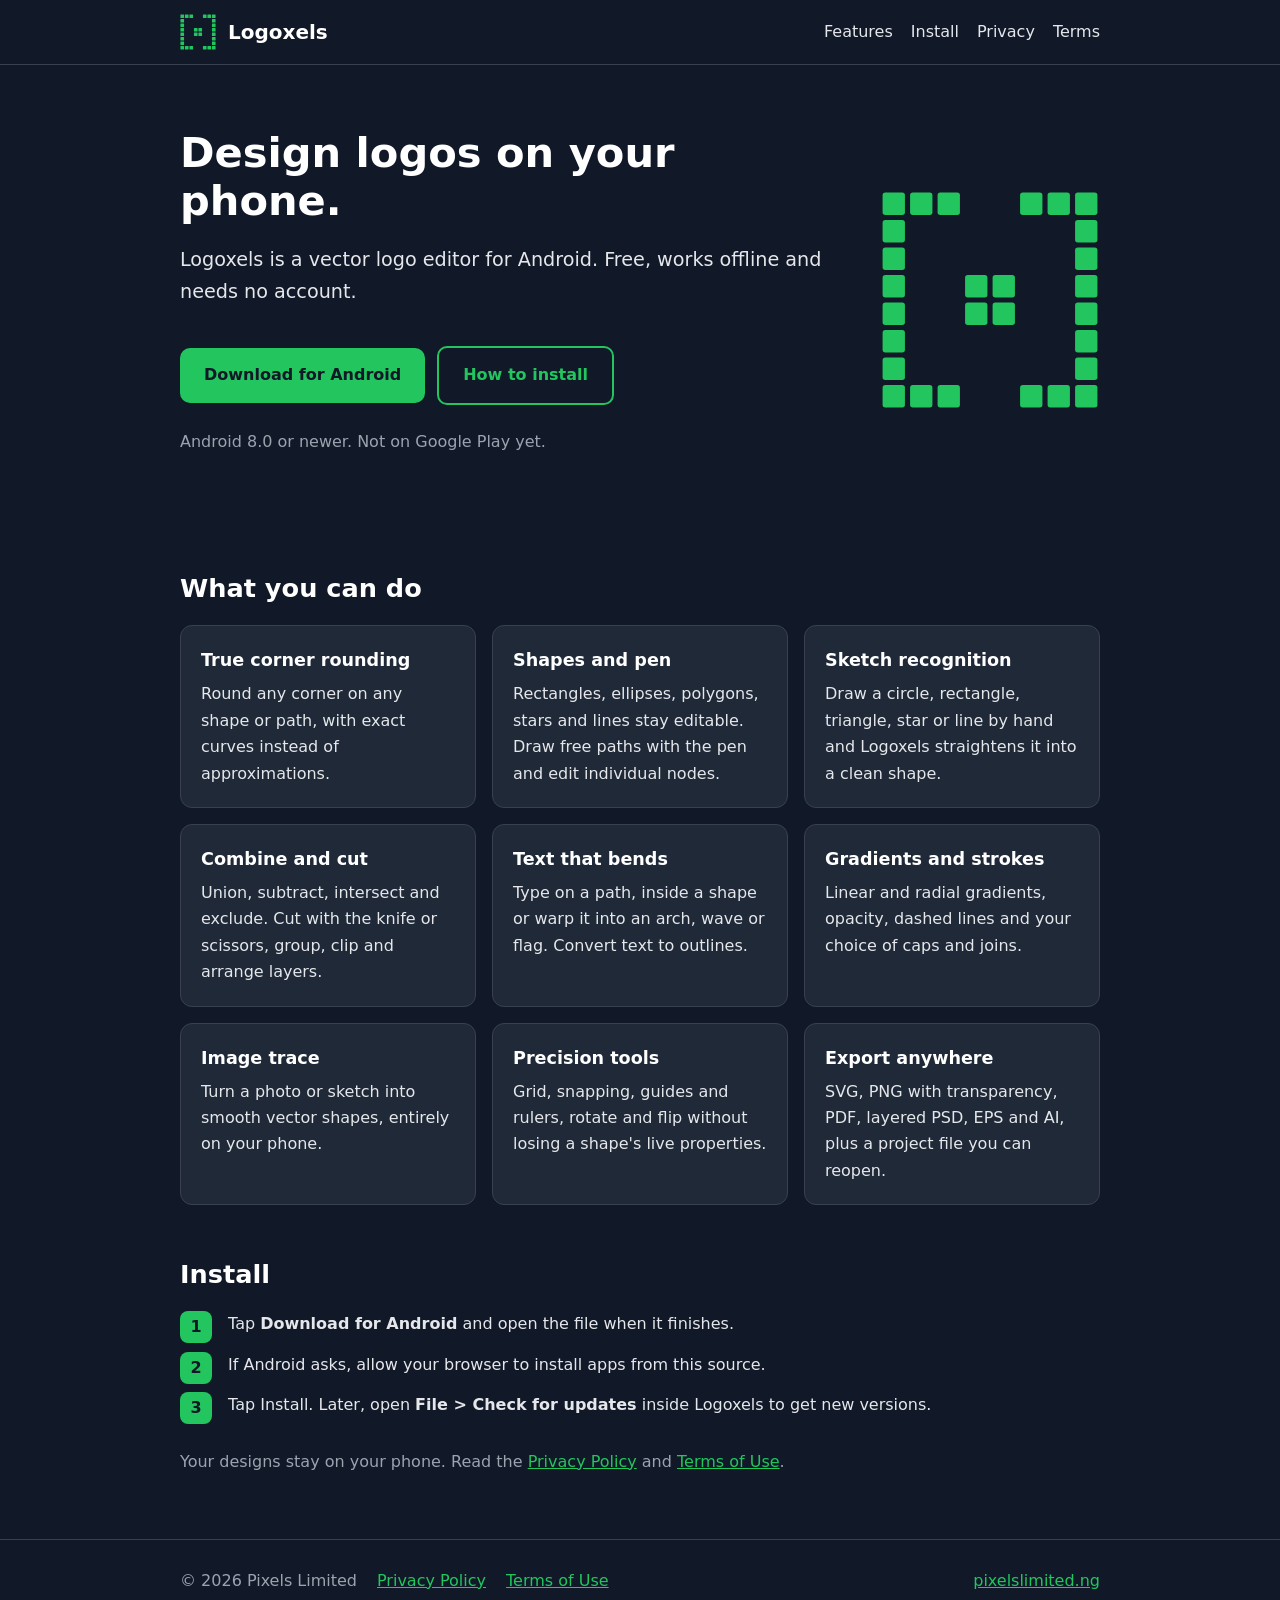
<file: site/index.html>
<!doctype html>
<html lang="en">
<head>
<meta charset="utf-8">
<meta name="viewport" content="width=device-width,initial-scale=1">
<title>Logoxels - logo design app for Android</title>
<meta name="description" content="Free, offline logo design app for Android with true corner rounding, pen tools, Pathfinder, text on a path, image trace and export to SVG, PDF, PSD, EPS and AI.">
<meta name="theme-color" content="#111827">
<link rel="icon" type="image/svg+xml" href="favicon.svg">
<link rel="stylesheet" href="style.css">
</head>
<body>
<header class="top"><div class="wrap">
<a class="brand" href="./"><img src="logo.svg" alt="" width="36" height="36">Logoxels</a>
<nav><a href="./#features">Features</a><a href="./#install">Install</a><a href="privacy.html">Privacy</a><a href="terms.html">Terms</a></nav>
</div></header>
<main class="wrap">
<section class="hero">
<div>
<h1>Design logos on your phone.</h1>
<p class="lead">Logoxels is a vector logo editor for Android. Free, works offline and needs no account.</p>
<a class="btn" href="Logoxels.apk">Download for Android</a><a class="btn alt" href="#install">How to install</a>
<p class="note">Android 8.0 or newer. Not on Google Play yet.</p>
</div>
<img src="logo.svg" alt="Logoxels logo, a green pixel frame around four centre squares" width="220" height="220">
</section>

<section id="features">
<h2>What you can do</h2>
<div class="grid">
<div class="card"><h3>True corner rounding</h3><p>Round any corner on any shape or path, with exact curves instead of approximations.</p></div>
<div class="card"><h3>Shapes and pen</h3><p>Rectangles, ellipses, polygons, stars and lines stay editable. Draw free paths with the pen and edit individual nodes.</p></div>
<div class="card"><h3>Sketch recognition</h3><p>Draw a circle, rectangle, triangle, star or line by hand and Logoxels straightens it into a clean shape.</p></div>
<div class="card"><h3>Combine and cut</h3><p>Union, subtract, intersect and exclude. Cut with the knife or scissors, group, clip and arrange layers.</p></div>
<div class="card"><h3>Text that bends</h3><p>Type on a path, inside a shape or warp it into an arch, wave or flag. Convert text to outlines.</p></div>
<div class="card"><h3>Gradients and strokes</h3><p>Linear and radial gradients, opacity, dashed lines and your choice of caps and joins.</p></div>
<div class="card"><h3>Image trace</h3><p>Turn a photo or sketch into smooth vector shapes, entirely on your phone.</p></div>
<div class="card"><h3>Precision tools</h3><p>Grid, snapping, guides and rulers, rotate and flip without losing a shape's live properties.</p></div>
<div class="card"><h3>Export anywhere</h3><p>SVG, PNG with transparency, PDF, layered PSD, EPS and AI, plus a project file you can reopen.</p></div>
</div>
</section>

<section id="install">
<h2>Install</h2>
<ol class="steps">
<li>Tap <strong>Download for Android</strong> and open the file when it finishes.</li>
<li>If Android asks, allow your browser to install apps from this source.</li>
<li>Tap Install. Later, open <strong>File &gt; Check for updates</strong> inside Logoxels to get new versions.</li>
</ol>
<p class="note">Your designs stay on your phone. Read the <a href="privacy.html">Privacy Policy</a> and <a href="terms.html">Terms of Use</a>.</p>
</section>
</main>
<footer><div class="wrap">
<span>&copy; 2026 Pixels Limited</span>
<a href="privacy.html">Privacy Policy</a>
<a href="terms.html">Terms of Use</a>
<a class="sp" href="https://pixelslimited.ng">pixelslimited.ng</a>
</div></footer>
</body>
</html>
</file>
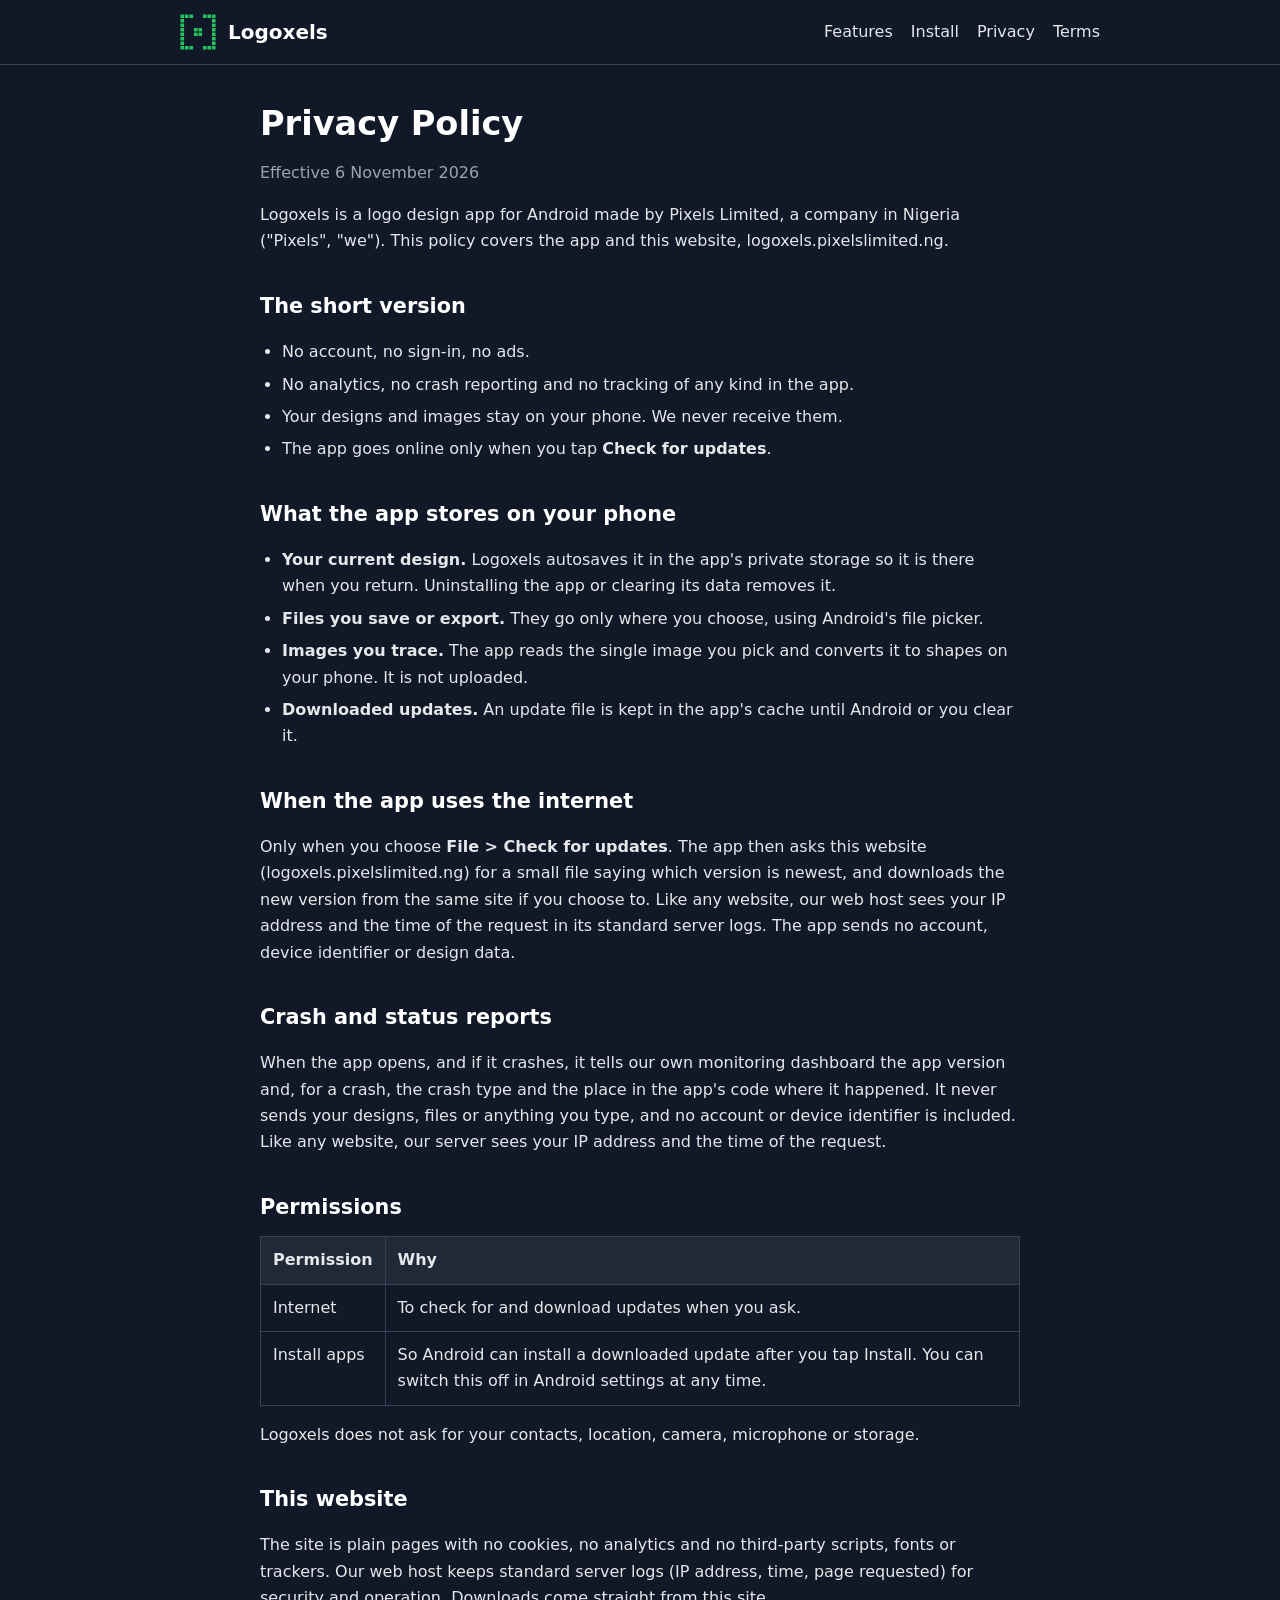
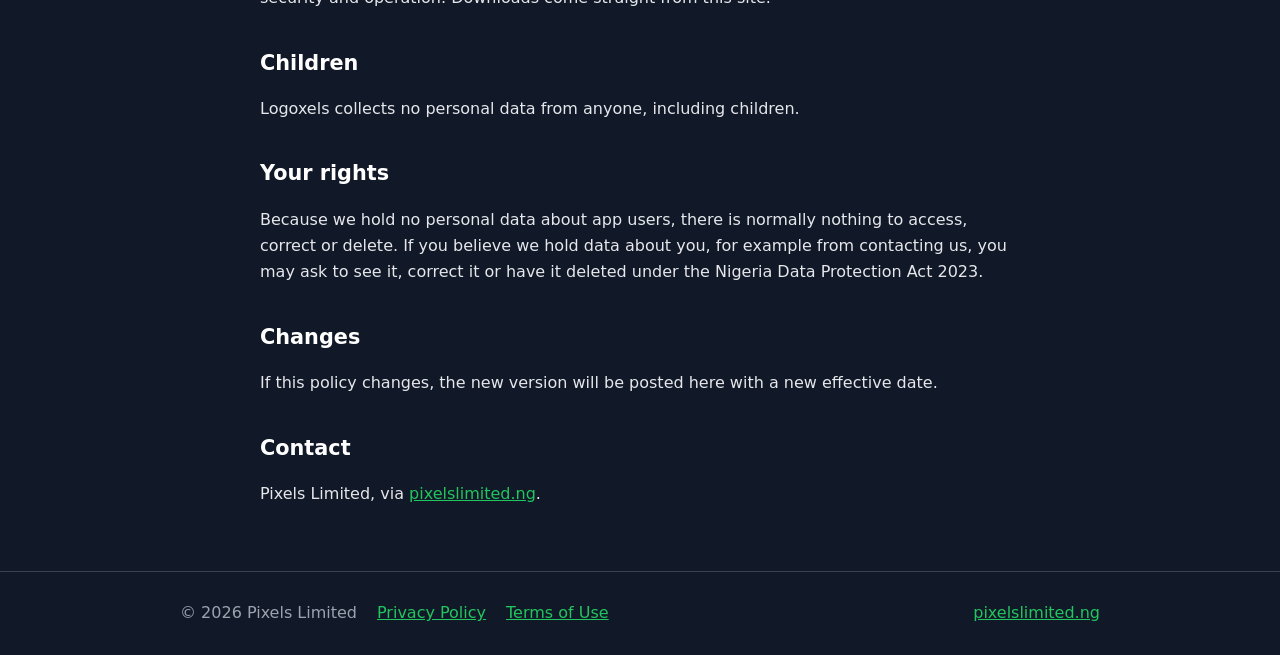
<file: site/privacy.html>
<!doctype html>
<html lang="en">
<head>
<meta charset="utf-8">
<meta name="viewport" content="width=device-width,initial-scale=1">
<title>Privacy Policy - Logoxels</title>
<meta name="description" content="How Logoxels and logoxels.pixelslimited.ng handle your data.">
<meta name="theme-color" content="#111827">
<link rel="icon" type="image/svg+xml" href="favicon.svg">
<link rel="stylesheet" href="style.css">
</head>
<body>
<header class="top"><div class="wrap">
<a class="brand" href="./"><img src="logo.svg" alt="" width="36" height="36">Logoxels</a>
<nav><a href="./#features">Features</a><a href="./#install">Install</a><a href="privacy.html">Privacy</a><a href="terms.html">Terms</a></nav>
</div></header>
<main class="wrap doc">
<h1>Privacy Policy</h1>
<p class="note">Effective 6 November 2026</p>
<p>Logoxels is a logo design app for Android made by Pixels Limited, a company in Nigeria ("Pixels", "we"). This policy covers the app and this website, logoxels.pixelslimited.ng.</p>

<h2>The short version</h2>
<ul>
<li>No account, no sign-in, no ads.</li>
<li>No analytics, no crash reporting and no tracking of any kind in the app.</li>
<li>Your designs and images stay on your phone. We never receive them.</li>
<li>The app goes online only when you tap <strong>Check for updates</strong>.</li>
</ul>

<h2>What the app stores on your phone</h2>
<ul>
<li><strong>Your current design.</strong> Logoxels autosaves it in the app's private storage so it is there when you return. Uninstalling the app or clearing its data removes it.</li>
<li><strong>Files you save or export.</strong> They go only where you choose, using Android's file picker.</li>
<li><strong>Images you trace.</strong> The app reads the single image you pick and converts it to shapes on your phone. It is not uploaded.</li>
<li><strong>Downloaded updates.</strong> An update file is kept in the app's cache until Android or you clear it.</li>
</ul>

<h2>When the app uses the internet</h2>
<p>Only when you choose <strong>File &gt; Check for updates</strong>. The app then asks this website (logoxels.pixelslimited.ng) for a small file saying which version is newest, and downloads the new version from the same site if you choose to. Like any website, our web host sees your IP address and the time of the request in its standard server logs. The app sends no account, device identifier or design data.</p>
<h2>Crash and status reports</h2>
<p>When the app opens, and if it crashes, it tells our own monitoring dashboard the app version and, for a crash, the crash type and the place in the app's code where it happened. It never sends your designs, files or anything you type, and no account or device identifier is included. Like any website, our server sees your IP address and the time of the request.</p>

<h2>Permissions</h2>
<table>
<tr><th>Permission</th><th>Why</th></tr>
<tr><td>Internet</td><td>To check for and download updates when you ask.</td></tr>
<tr><td>Install apps</td><td>So Android can install a downloaded update after you tap Install. You can switch this off in Android settings at any time.</td></tr>
</table>
<p>Logoxels does not ask for your contacts, location, camera, microphone or storage.</p>

<h2>This website</h2>
<p>The site is plain pages with no cookies, no analytics and no third-party scripts, fonts or trackers. Our web host keeps standard server logs (IP address, time, page requested) for security and operation. Downloads come straight from this site.</p>

<h2>Children</h2>
<p>Logoxels collects no personal data from anyone, including children.</p>

<h2>Your rights</h2>
<p>Because we hold no personal data about app users, there is normally nothing to access, correct or delete. If you believe we hold data about you, for example from contacting us, you may ask to see it, correct it or have it deleted under the Nigeria Data Protection Act 2023.</p>

<h2>Changes</h2>
<p>If this policy changes, the new version will be posted here with a new effective date.</p>

<h2>Contact</h2>
<p>Pixels Limited, via <a href="https://pixelslimited.ng">pixelslimited.ng</a>.</p>
</main>
<footer><div class="wrap">
<span>&copy; 2026 Pixels Limited</span>
<a href="privacy.html">Privacy Policy</a>
<a href="terms.html">Terms of Use</a>
<a class="sp" href="https://pixelslimited.ng">pixelslimited.ng</a>
</div></footer>
</body>
</html>
</file>
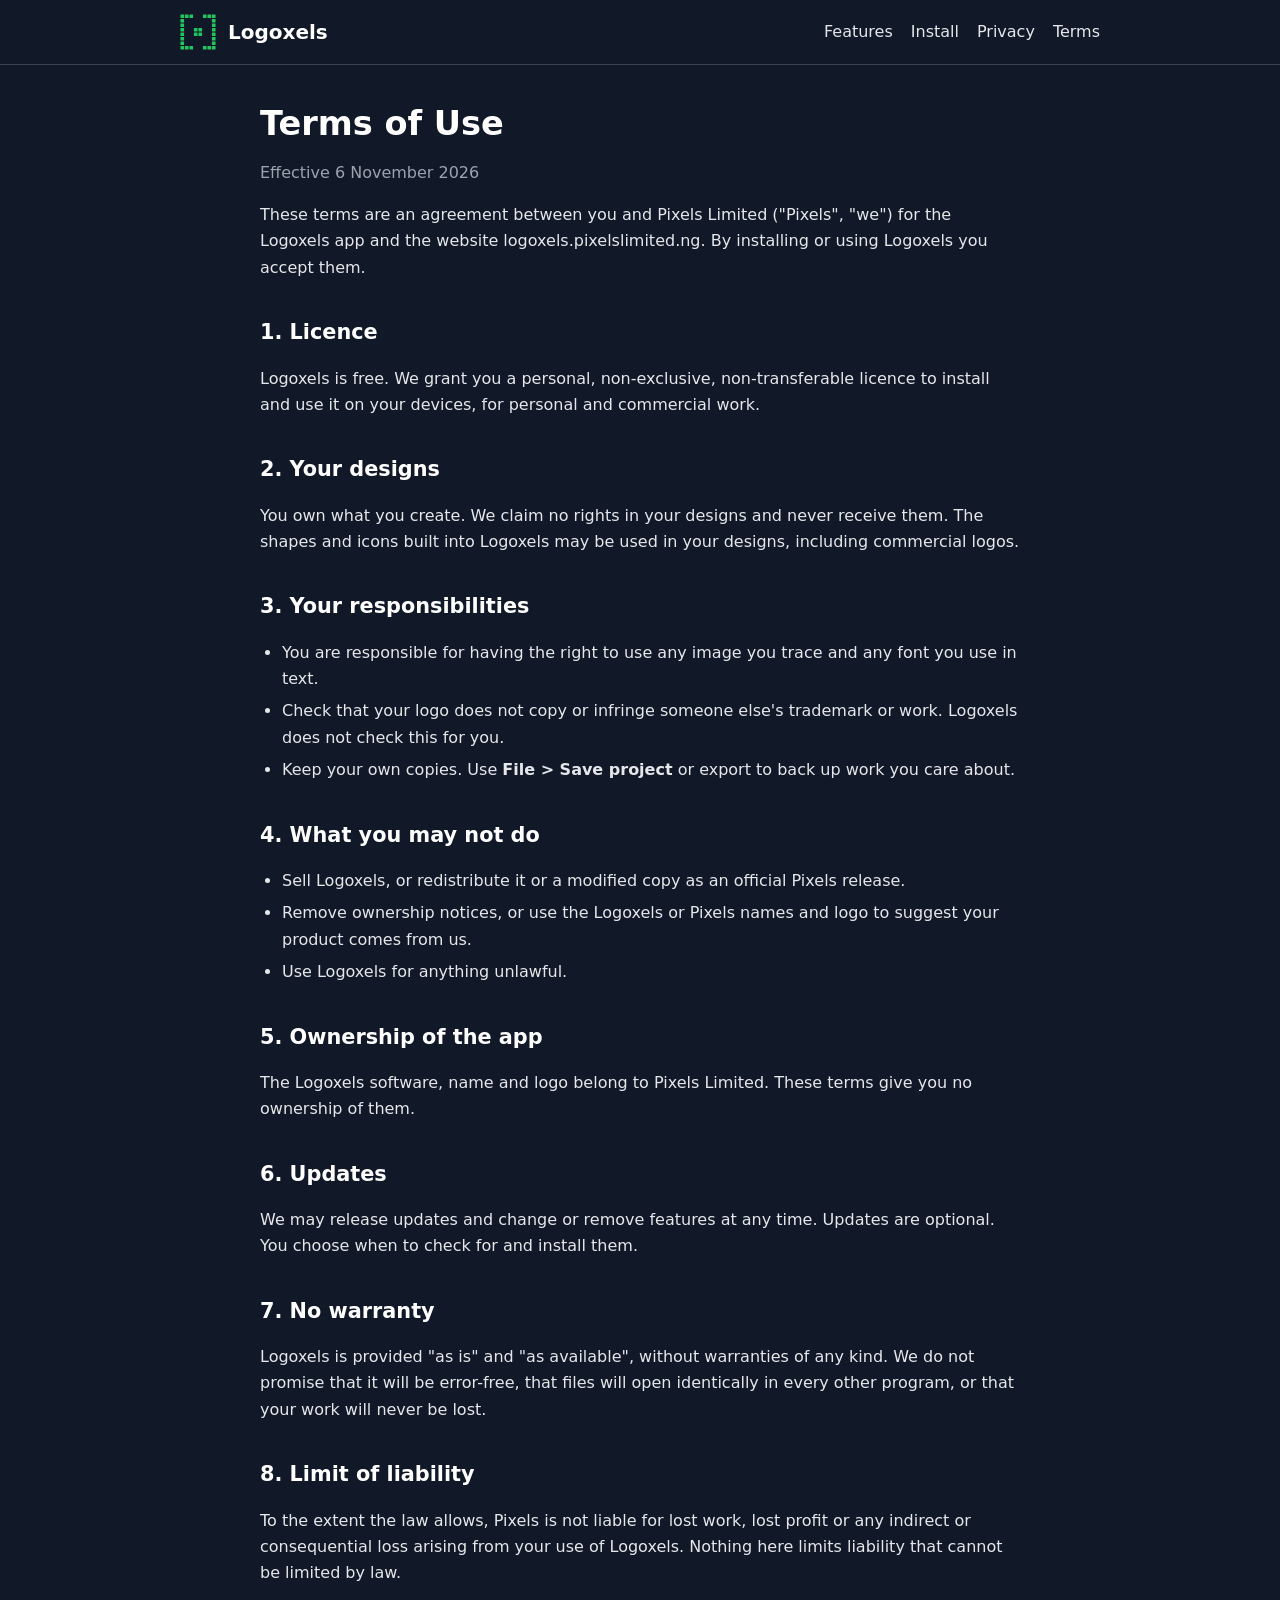
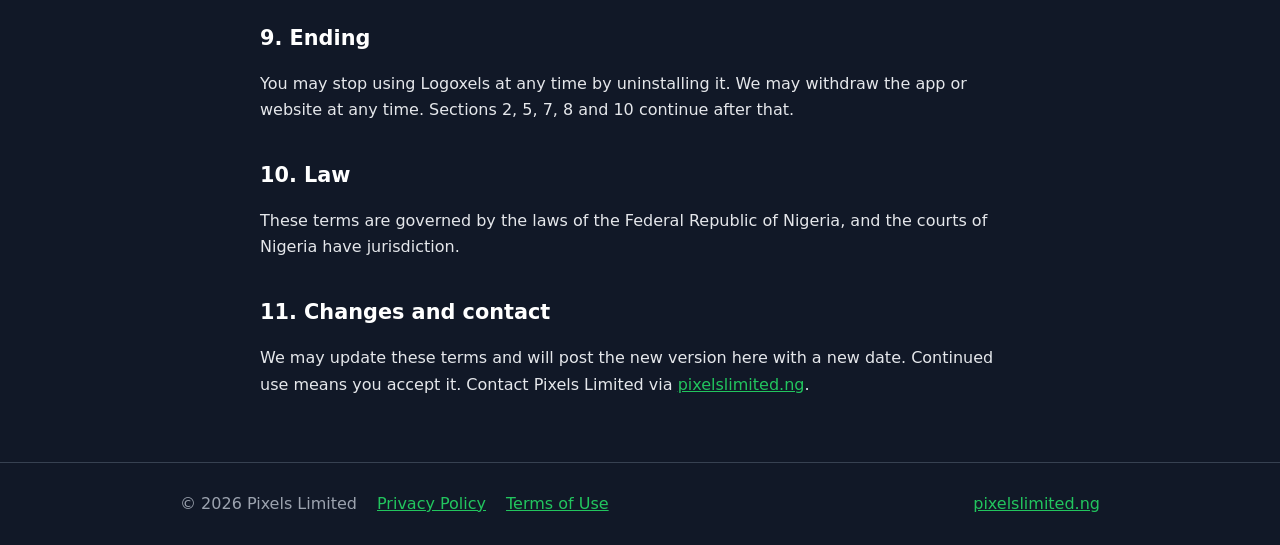
<file: site/terms.html>
<!doctype html>
<html lang="en">
<head>
<meta charset="utf-8">
<meta name="viewport" content="width=device-width,initial-scale=1">
<title>Terms of Use - Logoxels</title>
<meta name="description" content="Terms for using the Logoxels app and website.">
<meta name="theme-color" content="#111827">
<link rel="icon" type="image/svg+xml" href="favicon.svg">
<link rel="stylesheet" href="style.css">
</head>
<body>
<header class="top"><div class="wrap">
<a class="brand" href="./"><img src="logo.svg" alt="" width="36" height="36">Logoxels</a>
<nav><a href="./#features">Features</a><a href="./#install">Install</a><a href="privacy.html">Privacy</a><a href="terms.html">Terms</a></nav>
</div></header>
<main class="wrap doc">
<h1>Terms of Use</h1>
<p class="note">Effective 6 November 2026</p>
<p>These terms are an agreement between you and Pixels Limited ("Pixels", "we") for the Logoxels app and the website logoxels.pixelslimited.ng. By installing or using Logoxels you accept them.</p>

<h2>1. Licence</h2>
<p>Logoxels is free. We grant you a personal, non-exclusive, non-transferable licence to install and use it on your devices, for personal and commercial work.</p>

<h2>2. Your designs</h2>
<p>You own what you create. We claim no rights in your designs and never receive them. The shapes and icons built into Logoxels may be used in your designs, including commercial logos.</p>

<h2>3. Your responsibilities</h2>
<ul>
<li>You are responsible for having the right to use any image you trace and any font you use in text.</li>
<li>Check that your logo does not copy or infringe someone else's trademark or work. Logoxels does not check this for you.</li>
<li>Keep your own copies. Use <strong>File &gt; Save project</strong> or export to back up work you care about.</li>
</ul>

<h2>4. What you may not do</h2>
<ul>
<li>Sell Logoxels, or redistribute it or a modified copy as an official Pixels release.</li>
<li>Remove ownership notices, or use the Logoxels or Pixels names and logo to suggest your product comes from us.</li>
<li>Use Logoxels for anything unlawful.</li>
</ul>

<h2>5. Ownership of the app</h2>
<p>The Logoxels software, name and logo belong to Pixels Limited. These terms give you no ownership of them.</p>

<h2>6. Updates</h2>
<p>We may release updates and change or remove features at any time. Updates are optional. You choose when to check for and install them.</p>

<h2>7. No warranty</h2>
<p>Logoxels is provided "as is" and "as available", without warranties of any kind. We do not promise that it will be error-free, that files will open identically in every other program, or that your work will never be lost.</p>

<h2>8. Limit of liability</h2>
<p>To the extent the law allows, Pixels is not liable for lost work, lost profit or any indirect or consequential loss arising from your use of Logoxels. Nothing here limits liability that cannot be limited by law.</p>

<h2>9. Ending</h2>
<p>You may stop using Logoxels at any time by uninstalling it. We may withdraw the app or website at any time. Sections 2, 5, 7, 8 and 10 continue after that.</p>

<h2>10. Law</h2>
<p>These terms are governed by the laws of the Federal Republic of Nigeria, and the courts of Nigeria have jurisdiction.</p>

<h2>11. Changes and contact</h2>
<p>We may update these terms and will post the new version here with a new date. Continued use means you accept it. Contact Pixels Limited via <a href="https://pixelslimited.ng">pixelslimited.ng</a>.</p>
</main>
<footer><div class="wrap">
<span>&copy; 2026 Pixels Limited</span>
<a href="privacy.html">Privacy Policy</a>
<a href="terms.html">Terms of Use</a>
<a class="sp" href="https://pixelslimited.ng">pixelslimited.ng</a>
</div></footer>
</body>
</html>
</file>
<file: site/style.css>
:root{--ink:#111827;--ink2:#1f2937;--teal:#22c55e;--text:#e5e7eb;--muted:#9ca3af;--line:#374151}
*{box-sizing:border-box}
html{font-size:16px}
body{margin:0;background:var(--ink);color:var(--text);font-family:system-ui,-apple-system,"Segoe UI",Roboto,sans-serif;line-height:1.65;font-size:1rem}
a{color:var(--teal)}
.wrap{max-width:960px;margin:0 auto;padding:0 20px}
header.top{border-bottom:1px solid var(--line)}
header.top .wrap{display:flex;align-items:center;gap:14px;padding-top:14px;padding-bottom:14px;flex-wrap:wrap}
.brand{display:flex;align-items:center;gap:12px;color:#fff;text-decoration:none;font-weight:700;font-size:1.25rem}
.brand img{width:36px;height:36px}
nav{margin-left:auto;display:flex;gap:18px;flex-wrap:wrap}
nav a{color:var(--text);text-decoration:none}
nav a:hover{color:var(--teal)}
.hero{padding:64px 0 48px;display:grid;grid-template-columns:1fr 220px;gap:40px;align-items:center}
.hero img{width:100%;max-width:220px;justify-self:center}
h1{font-size:2.6rem;line-height:1.15;margin:0 0 16px;color:#fff}
h2{font-size:1.6rem;margin:48px 0 16px;color:#fff}
h3{font-size:1.1rem;margin:0 0 6px;color:#fff}
.lead{font-size:1.2rem;color:var(--text);max-width:34em}
.btn{display:inline-block;background:var(--teal);color:var(--ink);font-weight:700;padding:14px 24px;border-radius:10px;text-decoration:none;margin:20px 12px 8px 0}
.btn.alt{background:transparent;color:var(--teal);border:2px solid var(--teal)}
.note{color:var(--muted)}
.grid{display:grid;grid-template-columns:repeat(auto-fill,minmax(270px,1fr));gap:16px}
.card{background:var(--ink2);border:1px solid var(--line);border-radius:12px;padding:20px}
.card p{margin:0;color:var(--text)}
.steps{counter-reset:s;padding:0;list-style:none}
.steps li{counter-increment:s;position:relative;padding:0 0 14px 48px}
.steps li::before{content:counter(s);position:absolute;left:0;top:0;width:32px;height:32px;border-radius:8px;background:var(--teal);color:var(--ink);font-weight:700;display:grid;place-items:center}
footer{border-top:1px solid var(--line);margin-top:64px;padding:28px 0;color:var(--muted)}
footer .wrap{display:flex;gap:20px;flex-wrap:wrap}
footer .sp{margin-left:auto}
.doc{padding:40px 0 0;max-width:760px}
.doc h1{font-size:2.1rem}
.doc h2{font-size:1.3rem;margin:34px 0 10px}
.doc ul{padding-left:22px}
.doc li{margin:6px 0}
table{border-collapse:collapse;width:100%;margin:12px 0}
th,td{border:1px solid var(--line);padding:10px 12px;text-align:left;vertical-align:top}
th{background:var(--ink2)}
@media(max-width:640px){.hero{grid-template-columns:1fr;padding-top:40px}.hero img{max-width:120px;justify-self:start;order:-1}h1{font-size:2.1rem}nav{margin-left:0}}
</file>
